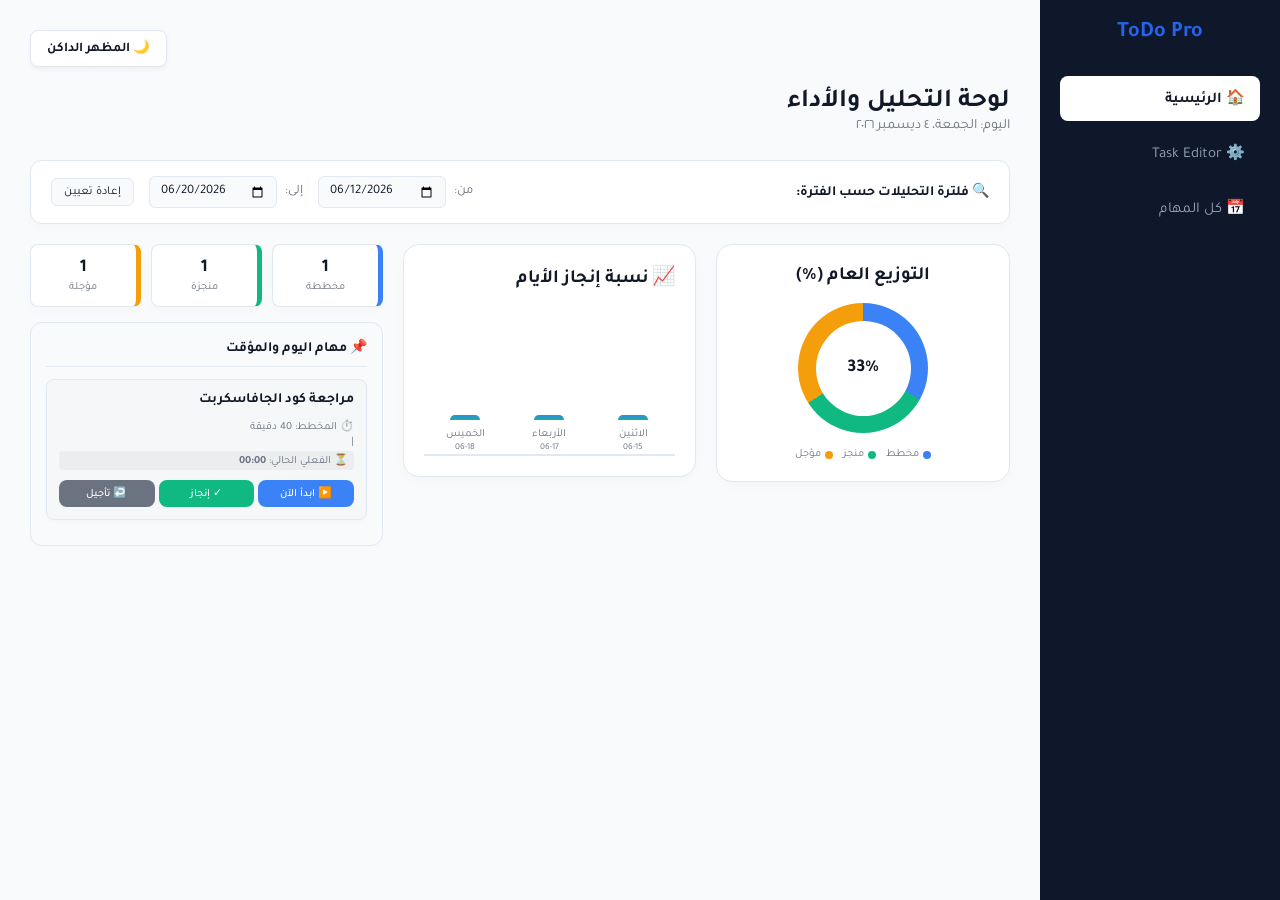
<file: index.html>
<!DOCTYPE html>
<html lang="ar" dir="rtl">

<head>
    <meta charset="UTF-8">
    <meta name="viewport" content="width=device-width, initial-scale=1.0">
    <title>ToDo Pro - إدارة المهام الذكية</title>
    <link rel="stylesheet" href="style.css">
    <link rel="preconnect" href="https://fonts.googleapis.com">
    <link rel="preconnect" href="https://fonts.gstatic.com" crossorigin>
    <link href="https://fonts.googleapis.com/css2?family=Tajawal:wght=400;500;700&display=swap" rel="stylesheet">
</head>

<body>

    <div class="app-layout">

        <!-- الشريط الجانبي (Sidebar) -->
        <aside class="sidebar">
            <div class="sidebar-brand">
                <h2>ToDo Pro</h2>
            </div>
            <nav class="sidebar-menu">
                <button class="menu-btn active" id="menu-home">🏠 الرئيسية</button>
                <button class="menu-btn" id="menu-editor">⚙️ Task Editor</button>
                <button class="menu-btn" id="menu-all-tasks">📅 كل المهام</button>
            </nav>
        </aside>

        <!-- المحتوى الرئيسي -->
        <main class="main-content">

            <!-- زر تبديل الوضع الداكن/الفاتح في رأس الصفحة -->
            <div class="top-bar-actions">
                <button id="theme-toggle-btn" class="theme-btn">🌙 المظهر الداكن</button>
            </div>

            <!-- 1. قسم الرئيسية (Dashboard) -->
            <!-- 1. قسم الرئيسية (Dashboard) -->
            <section id="section-home" class="content-section">
                <header class="content-header">
                    <h1>لوحة التحليل والأداء</h1>
                    <p id="today-date-display">اليوم: </p>
                </header>

                <div class="dashboard-filter-bar">
                    <span class="filter-title">🔍 فلترة التحليلات حسب الفترة:</span>
                    <div class="filter-inputs">
                        <div class="filter-group">
                            <label>من:</label>
                            <input type="date" id="dash-start-date">
                        </div>
                        <div class="filter-group">
                            <label>إلى:</label>
                            <input type="date" id="dash-end-date">
                        </div>
                        <button id="reset-filter-btn" class="btn-reset">إعادة تعيين</button>
                    </div>
                </div>

                <!-- شبكة الـ Dashboard المحدثة بـ 3 أعمدة -->
                <div class="dashboard-grid">

                    <!-- العمود 1: التوزيع العام -->
                    <div class="chart-card">
                        <h3>التوزيع العام (%)</h3>
                        <div class="circular-chart" id="task-chart">
                            <div class="chart-center"><span id="chart-text">0%</span></div>
                        </div>
                        <div class="chart-legend">
                            <span class="legend-item"><span class="dot planned"></span> مخطط</span>
                            <span class="legend-item"><span class="dot completed"></span> منجز</span>
                            <span class="legend-item"><span class="dot postponed"></span> مؤجل</span>
                        </div>
                    </div>

                    <!-- العمود 2: نسبة إنجاز الأيام المحددت -->
                    <div class="chart-card performance-card">
                        <h3>📈 نسبة إنجاز الأيام</h3>
                        <div class="bar-chart-container" id="performance-bar-chart"></div>
                    </div>

                    <!-- العمود 3 المدمج: فيه الإحصائيات الرقمية + مهام اليوم الحالية في الجنب -->
                    <div class="dashboard-side-column">
                        <div class="stats-grid-row">
                            <div class="stat-box planned">
                                <h4 id="stat-planned">0</h4>
                                <p>مخططة</p>
                            </div>
                            <div class="stat-box completed">
                                <h4 id="stat-completed">0</h4>
                                <p>منجزة</p>
                            </div>
                            <div class="stat-box postponed">
                                <h4 id="stat-postponed">0</h4>
                                <p>مؤجلة</p>
                            </div>
                        </div>

                        <!-- هنا أصبحت مهام اليوم الحالية واقفة في الجنب بشكل ممتاز -->
                        <div class="today-tasks-sidebar">
                            <h3 class="sidebar-tasks-title">📌 مهام اليوم والمؤقت</h3>
                            <ul id="today-tasks-list" class="tasks-list-sidebar-style"></ul>
                        </div>
                    </div>

                </div>
            </section>

            <!-- 2. قسم Task Editor -->
            <section id="section-editor" class="content-section hidden">
                <header class="content-header">
                    <h1>محرر المهام الذكي (Task Editor)</h1>
                    <p>إدارة شاملة لمهام اليوم المحدد مع نظرة أسبوعية عامة ثابته</p>
                </header>

                <div class="editor-layout">
                    <div class="form-card">
                        <h3 class="subsection-title">➕ إضافة مهمة جديدة</h3>
                        <div id="success-alert" class="alert-success hidden">✓ تم حفظ المهمة بنجاح!</div>

                        <div class="form-group">
                            <label for="task-input">اسم المهمة:</label>
                            <input type="text" id="task-input" placeholder="ماذا تريد أن تنجز؟">
                        </div>
                        <div class="form-group">
                            <label for="task-date">تاريخ التنفيذ:</label>
                            <input type="date" id="task-date">
                        </div>
                        <div class="form-group">
                            <label for="task-duration">الوقت المتوقع (بالدقائق):</label>
                            <input type="number" id="task-duration" value="30" min="5">
                        </div>
                        <button id="save-task-btn">✓ حفظ المهمة</button>
                    </div>

                    <div class="day-manager-card">
                        <div class="manager-header">
                            <h3>🔍 جدول مهام اليوم المحدد</h3>
                            <input type="date" id="filter-date-input" class="inline-date-picker">
                        </div>
                        <div class="table-responsive">
                            <table class="tasks-table">
                                <thead>
                                    <tr>
                                        <th>المهمة</th>
                                        <th>المدة</th>
                                        <th>الوضعية (Situation)</th>
                                        <th>الإجراءات</th>
                                    </tr>
                                </thead>
                                <tbody id="editor-tasks-tbody"></tbody>
                            </table>
                            <div id="no-tasks-msg" class="hidden text-center-msg">لا توجد مهام مضافة لهذا اليوم.</div>
                        </div>
                    </div>
                </div>

                <!-- الجدول الأسبوعي الثابت -->
                <div class="weekly-manager-card">
                    <div class="manager-header">
                        <h3>📅 النظرة العامة والوضعية للأسبوع الحالي (من الإثنين إلى الأحد)</h3>
                    </div>
                    <div class="table-responsive">
                        <table class="weekly-tasks-table">
                            <thead>
                                <tr>
                                    <th style="width: 150px;">اليوم</th>
                                    <th>المهام المجدولة (Tasks)</th>
                                    <th style="width: 250px;">الوضعية (Situation)</th>
                                </tr>
                            </thead>
                            <tbody id="weekly-tasks-tbody"></tbody>
                        </table>
                    </div>
                </div>
            </section>

            <!-- 3. قسم كل المهام -->
            <section id="section-all-tasks" class="content-section hidden">
                <header class="content-header">
                    <h1>جدول المهام الأسبوعي</h1>
                    <p>استعراض شامل للأيام السبعة القادمة مع توضيح أيام الراحة</p>
                </header>
                <div id="timeline-container"></div>
            </section>

        </main>
    </div>

    <!-- النافذة المنبثقة للتعديل (Modal) -->
    <!-- نافذة تعديل المهام السابقة (تأكد أنها تبدو هكذا مع الكلاس hidden) -->
    <div id="edit-modal" class="modal-overlay hidden">
        <div class="modal-box">
            <div class="modal-header">
                <h3>✏️ تعديل تفاصيل المهمة</h3>
                <button id="close-modal-btn" class="close-btn">&times;</button>
            </div>
            <div class="modal-body">
                <input type="hidden" id="edit-task-id">
                <div class="form-group">
                    <label for="edit-task-input">الاسم الجديد للمهمة:</label>
                    <input type="text" id="edit-task-input">
                </div>
                <div class="form-group">
                    <label for="edit-task-date">تاريخ التنفيذ الجديد:</label>
                    <input type="date" id="edit-task-date">
                </div>
            </div>
            <div class="modal-footer">
                <button id="cancel-modal-btn" class="btn-modal-cancel">إلغاء</button>
                <button id="update-task-btn" class="btn-modal-save">حفظ التغييرات</button>
            </div>
        </div>
    </div>

    <!-- ⚠️ نافذة الخطأ الجديدة لمنع تشغيل مهمتين في نفس الوقت ⚠️ -->
    <div id="error-modal" class="modal-overlay hidden">
        <div class="modal-box error-box">
            <div class="modal-header">
                <h3 style="color: #dc2626;">⚠️ تنبيه: تداخل في المهام</h3>
                <button id="close-error-btn" class="close-btn">&times;</button>
            </div>
            <div class="modal-body text-center">
                <div class="error-icon">🚫</div>
                <p style="font-size: 16px; font-weight: bold; margin-top: 10px;">عذراً، لا يمكنك تشغيل مهمتين في نفس
                    الوقت!</p>
                <p style="color: var(--text-secondary); font-size: 13px;">يرجى إيقاف المهمة الحالية مؤقتاً (Pause) قبل
                    بدء مهمة أخرى للتركيز العالي.</p>
            </div>
            <div class="modal-footer" style="justify-content: center;">
                <button id="ok-error-btn" class="btn-modal-save" style="background-color: #dc2626;">حسناً، فهمت</button>
            </div>
        </div>
    </div>

    <script src="script.js"></script>
</body>

</html>
</file>
<file: style.css>
/* ─── إعدادات الألوان والمتغيرات الذكية ─── */
:root {
    --primary: #2563EB;
    --secondary: #3B82F6;
    --success: #10B981;
    --danger: #EF4444;
    --background: #F8FAFC;
    --surface: #FFFFFF;
    --text: #111827;
    --text-secondary: #6B7280;
    --border: #E2E8F0;
    --sidebar-bg: #0F172A;
}

[data-theme="dark"] {
    --primary: #6366F1;
    --secondary: #4F46E5;
    --success: #22C55E;
    --danger: #EF4444;
    --background: #0F172A;
    --surface: #1E293B;
    --text: #F8FAFC;
    --text-secondary: #94A3B8;
    --border: #334155;
    --sidebar-bg: #030712;
}

* {
    margin: 0;
    padding: 0;
    box-sizing: border-box;
    font-family: 'Tajawal', sans-serif;
    transition: background-color 0.3s ease, color 0.3s ease, border-color 0.3s ease;
}

body {
    background-color: var(--background);
    color: var(--text);
    min-height: 100vh;
}

.app-layout {
    display: flex;
    min-height: 100vh;
}

/* Sidebar */
.sidebar {
    width: 240px;
    background-color: var(--sidebar-bg);
    color: white;
    padding: 20px;
    display: flex;
    flex-direction: column;
    gap: 30px;
}

.sidebar-brand h2 {
    font-size: 22px;
    color: var(--primary);
    text-align: center;
}

.sidebar-menu {
    display: flex;
    flex-direction: column;
    gap: 10px;
}

.menu-btn {
    background: none;
    border: none;
    color: #94a3b8;
    padding: 12px 15px;
    text-align: right;
    font-size: 15px;
    border-radius: 8px;
    cursor: pointer;
}

.menu-btn:hover,
.menu-btn.active {
    background-color: var(--surface);
    color: var(--text);
    font-weight: bold;
}

/* Content Layout */
.main-content {
    flex-grow: 1;
    padding: 30px;
    overflow-y: auto;
}

/* زر تبديل الثيم العلوي */
.top-bar-actions {
    display: flex;
    justify-content: flex-end;
    margin-bottom: 20px;
}

.theme-btn {
    padding: 8px 16px;
    background-color: var(--surface);
    color: var(--text);
    border: 1px solid var(--border);
    border-radius: 8px;
    cursor: pointer;
    font-weight: bold;
    box-shadow: 0 2px 5px rgba(0, 0, 0, 0.05);
}

.theme-btn:hover {
    background-color: var(--border);
}

.content-header {
    margin-bottom: 25px;
}

.content-header h1 {
    font-size: 26px;
    color: var(--text);
}

.content-header p {
    font-size: 14px;
    color: var(--text-secondary);
}

/* شريط الفلتر */
.dashboard-filter-bar {
    background: var(--surface);
    padding: 15px 20px;
    border-radius: 12px;
    box-shadow: 0 4px 12px rgba(0, 0, 0, 0.02);
    margin-bottom: 20px;
    display: flex;
    align-items: center;
    justify-content: space-between;
    flex-wrap: wrap;
    gap: 15px;
    border: 1px solid var(--border);
}

.filter-title {
    font-weight: bold;
    font-size: 14px;
    color: var(--text);
}

.filter-inputs {
    display: flex;
    align-items: center;
    gap: 15px;
    flex-wrap: wrap;
}

.filter-group {
    display: flex;
    align-items: center;
    gap: 8px;
}

.filter-group label {
    font-size: 13px;
    color: var(--text-secondary);
}

.filter-group input {
    padding: 6px 10px;
    border: 1px solid var(--border);
    background-color: var(--background);
    border-radius: 6px;
    outline: none;
    font-size: 13px;
    color: var(--text);
}

.btn-reset {
    padding: 6px 12px;
    background-color: var(--background);
    border: 1px solid var(--border);
    color: var(--text);
    border-radius: 6px;
    font-size: 12px;
    cursor: pointer;
}

.btn-reset:hover {
    opacity: 0.8;
}

/* Dashboard Grid */
.dashboard-grid {
    display: flex;
    gap: 20px;
    margin-bottom: 30px;
    flex-wrap: wrap;
}

.chart-card {
    background: var(--surface);
    padding: 20px;
    border-radius: 16px;
    box-shadow: 0 4px 12px rgba(0, 0, 0, 0.02);
    flex: 1;
    min-width: 280px;
    display: flex;
    flex-direction: column;
    align-items: center;
    gap: 15px;
    border: 1px solid var(--border);
}

.performance-card {
    flex: 2;
    align-items: flex-start;
}

.circular-chart {
    width: 130px;
    height: 130px;
    border-radius: 50%;
    background: conic-gradient(var(--border) 0% 100%);
    display: flex;
    align-items: center;
    justify-content: center;
}

.chart-center {
    width: 95px;
    height: 95px;
    background: var(--surface);
    border-radius: 50%;
    display: flex;
    align-items: center;
    justify-content: center;
    font-weight: bold;
    font-size: 18px;
    color: var(--text);
}

/* Bar Chart */
.bar-chart-container {
    display: flex;
    align-items: flex-end;
    justify-content: space-around;
    width: 100%;
    height: 150px;
    padding-top: 20px;
    border-bottom: 2px solid var(--border);
}

.bar-wrapper {
    display: flex;
    flex-direction: column;
    align-items: center;
    gap: 8px;
    flex: 1;
}

.bar {
    width: 30px;
    background: linear-gradient(to top, var(--success), var(--secondary));
    border-radius: 6px 6px 0 0;
    min-height: 5px;
    position: relative;
}

.bar-tooltip {
    position: absolute;
    top: -25px;
    left: 50%;
    transform: translateX(-50%);
    background: var(--text);
    color: var(--background);
    font-size: 10px;
    padding: 2px 6px;
    border-radius: 4px;
    opacity: 0;
    pointer-events: none;
}

.bar:hover .bar-tooltip {
    opacity: 1;
}

.bar-label {
    font-size: 11px;
    color: var(--text-secondary);
    text-align: center;
}

/* Stats Boxes */
.stats-grid {
    display: flex;
    flex-direction: column;
    gap: 10px;
    flex: 1;
    min-width: 200px;
}

.stat-box {
    background: var(--surface);
    padding: 15px;
    border-radius: 12px;
    box-shadow: 0 4px 12px rgba(0, 0, 0, 0.02);
    border-right: 5px solid var(--border);
    border: 1px solid var(--border);
}

.stat-box h4 {
    font-size: 22px;
    color: var(--text);
}

.stat-box p {
    font-size: 12px;
    color: var(--text-secondary);
}

.stat-box.planned {
    border-right: 5px solid var(--secondary);
}

.stat-box.completed {
    border-right: 5px solid var(--success);
}

.stat-box.postponed {
    border-right: 5px solid #f59e0b;
}

.chart-legend {
    display: flex;
    gap: 10px;
    font-size: 11px;
    color: var(--text-secondary);
}

.legend-item {
    display: flex;
    align-items: center;
    gap: 4px;
}

.dot {
    width: 8px;
    height: 8px;
    border-radius: 50%;
}

.dot.planned {
    background-color: var(--secondary);
}

.dot.completed {
    background-color: var(--success);
}

.dot.postponed {
    background-color: #f59e0b;
}

/* Editor Cards */
.editor-layout {
    display: flex;
    gap: 20px;
    flex-wrap: wrap;
    margin-bottom: 30px;
}

.form-card {
    background: var(--surface);
    padding: 25px;
    border-radius: 16px;
    flex: 1;
    min-width: 300px;
    border: 1px solid var(--border);
}

.day-manager-card {
    background: var(--surface);
    padding: 25px;
    border-radius: 16px;
    flex: 2.5;
    min-width: 400px;
    border: 1px solid var(--border);
}

.manager-header {
    display: flex;
    justify-content: space-between;
    align-items: center;
    margin-bottom: 20px;
    border-bottom: 1px solid var(--border);
    padding-bottom: 10px;
    color: var(--text);
}

.inline-date-picker {
    padding: 6px 12px;
    border: 1px solid var(--border);
    background: var(--background);
    border-radius: 6px;
    font-size: 14px;
    color: var(--primary);
    font-weight: bold;
    outline: none;
}

.subsection-title {
    margin-bottom: 15px;
    font-size: 18px;
    color: var(--text);
}

.form-group {
    margin-bottom: 15px;
}

.form-group label {
    display: block;
    font-size: 13px;
    margin-bottom: 6px;
    color: var(--text-secondary);
}

.form-group input {
    width: 100%;
    padding: 10px;
    border: 1px solid var(--border);
    background: var(--background);
    color: var(--text);
    border-radius: 8px;
    outline: none;
}

#save-task-btn {
    width: 100%;
    background-color: var(--primary);
    color: white;
    border: none;
    padding: 12px;
    border-radius: 8px;
    font-size: 15px;
    cursor: pointer;
    font-weight: bold;
}

/* الجداول والأسبوعي */
.weekly-manager-card {
    background: var(--surface);
    padding: 25px;
    border-radius: 16px;
    width: 100%;
    border: 1px solid var(--border);
}

.table-responsive {
    width: 100%;
    overflow-x: auto;
}

.tasks-table,
.weekly-tasks-table {
    width: 100%;
    border-collapse: collapse;
    text-align: right;
    font-size: 14px;
}

.tasks-table th,
.weekly-tasks-table th {
    background-color: var(--background);
    color: var(--text-secondary);
    padding: 12px;
    font-weight: bold;
    border-bottom: 2px solid var(--border);
}

.tasks-table td,
.weekly-tasks-table td {
    padding: 14px 12px;
    border-bottom: 1px solid var(--border);
    color: var(--text);
    vertical-align: middle;
}

.tasks-table tr:hover,
.weekly-tasks-table tr:hover {
    background-color: var(--background);
}

/* كروت الحالة السياسيون */
.situation-badge {
    display: inline-block;
    padding: 4px 10px;
    border-radius: 20px;
    font-size: 11px;
    font-weight: bold;
    text-align: center;
}

.situation-badge.planned {
    background-color: rgba(59, 130, 246, 0.15);
    color: #3b82f6;
}

.situation-badge.completed {
    background-color: rgba(34, 197, 94, 0.15);
    color: var(--success);
}

.situation-badge.postponed {
    background-color: rgba(245, 158, 11, 0.15);
    color: #f59e0b;
}

.weekly-task-inline-list {
    list-style: none;
}

.weekly-task-inline-item {
    padding: 4px 0;
    border-bottom: 1px dashed var(--border);
    font-size: 13px;
}

.weekly-free-day {
    color: var(--success);
    background-color: rgba(34, 197, 94, 0.1);
    padding: 4px 12px;
    border-radius: 6px;
    font-size: 12px;
    font-weight: bold;
}

/* الأزرار والقوائم الحالية */
.today-tasks-container {
    background: var(--surface);
    padding: 20px;
    border-radius: 16px;
    border: 1px solid var(--border);
    margin-top: 20px;
}

.task-item {
    background: var(--background);
    padding: 12px 15px;
    border-radius: 10px;
    margin-bottom: 10px;
    display: flex;
    justify-content: space-between;
    align-items: center;
    border: 1px solid var(--border);
}

.task-info h5 {
    font-size: 15px;
    color: var(--text);
}

.task-info span {
    font-size: 12px;
    color: var(--text-secondary);
}

.task-actions {
    display: flex;
    gap: 6px;
}

.btn-action {
    padding: 6px 12px;
    border: none;
    border-radius: 6px;
    font-size: 12px;
    cursor: pointer;
    font-weight: 500;
}

.btn-start {
    background-color: rgba(34, 197, 94, 0.2);
    color: var(--success);
}

.btn-edit {
    background-color: rgba(99, 102, 241, 0.2);
    color: var(--primary);
}

.btn-delete {
    background-color: rgba(239, 68, 68, 0.2);
    color: var(--danger);
}

.day-section {
    background: var(--surface);
    padding: 20px;
    border-radius: 16px;
    margin-bottom: 20px;
    border: 1px solid var(--border);
}

.day-title {
    font-size: 16px;
    color: var(--primary);
    margin-bottom: 15px;
    border-bottom: 2px solid var(--border);
    padding-bottom: 5px;
    font-weight: bold;
}

.free-day-msg {
    padding: 15px;
    background-color: rgba(34, 197, 94, 0.1);
    color: var(--success);
    border: 1px dashed var(--success);
    border-radius: 10px;
    text-align: center;
}

.text-center-msg {
    text-align: center;
    padding: 30px;
    color: var(--text-secondary);
}

.alert-success {
    background-color: rgba(34, 197, 94, 0.2);
    color: var(--success);
    padding: 10px;
    border-radius: 8px;
    margin-bottom: 15px;
    text-align: center;
}

/* Modal */
.modal-overlay {
    position: fixed;
    top: 0;
    left: 0;
    width: 100vw;
    height: 100vh;
    background-color: rgba(15, 23, 42, 0.6);
    display: flex;
    align-items: center;
    justify-content: center;
    z-index: 999;
    backdrop-filter: blur(4px);
}

.modal-box {
    background: var(--surface);
    width: 90%;
    max-width: 450px;
    border-radius: 16px;
    border: 1px solid var(--border);
    overflow: hidden;
}

.modal-header {
    display: flex;
    justify-content: space-between;
    align-items: center;
    padding: 15px 20px;
    border-bottom: 1px solid var(--border);
    background-color: var(--background);
}

.modal-header h3 {
    font-size: 16px;
    color: var(--text);
}

.close-btn {
    background: none;
    border: none;
    font-size: 24px;
    color: var(--text-secondary);
    cursor: pointer;
}

.modal-body {
    padding: 20px;
}

.modal-footer {
    display: flex;
    justify-content: flex-end;
    gap: 10px;
    padding: 15px 20px;
    background-color: var(--background);
    border-top: 1px solid var(--border);
}

.btn-modal-cancel {
    padding: 8px 16px;
    border: 1px solid var(--border);
    background: var(--surface);
    color: var(--text);
    border-radius: 6px;
    cursor: pointer;
}

.btn-modal-save {
    padding: 8px 16px;
    border: none;
    background-color: var(--primary);
    color: white;
    border-radius: 6px;
    cursor: pointer;
    font-weight: bold;
}

/* كود إخفاء العناصر لي فيها كلاس hidden */
.hidden {
    display: none !important;
}

/* تصميم مسار مهام اليوم على شكل سطر أفقي متناسق */
.task-item-horizontal {
    display: flex;
    justify-content: space-between;
    align-items: center;
    background-color: var(--card-bg);
    border: 1px solid var(--border);
    padding: 15px 20px;
    border-radius: 12px;
    margin-bottom: 12px;
    box-shadow: 0 2px 4px rgba(0, 0, 0, 0.02);
    transition: all 0.3s ease;
}

.task-meta-side {
    display: flex;
    flex-direction: column;
    gap: 6px;
    text-align: right;
}

.task-meta-side h5 {
    font-size: 16px;
    margin: 0;
    color: var(--text-main);
}

.task-subtext {
    font-size: 13px;
    color: var(--text-secondary);
}

.timer-display {
    padding: 2px 6px;
    border-radius: 4px;
    background: rgba(0, 0, 0, 0.04);
}

/* عندما يكون المؤقت يشتغل باللون الأخضر الوامض للتركيز */
.timer-display.running {
    background: rgba(16, 185, 129, 0.15);
    color: #10b981;
    font-weight: bold;
}

.task-control-actions {
    display: flex;
    gap: 8px;
}

/* أزرار التحكم الجديدة */
.btn-ctrl {
    padding: 8px 14px;
    font-size: 13px;
    font-weight: 500;
    border: none;
    border-radius: 8px;
    cursor: pointer;
    transition: background 0.2s ease;
    font-family: 'Tajawal', sans-serif;
}

.btn-time-toggle.started {
    background-color: #3b82f6;
    color: white;
}

.btn-time-toggle.paused {
    background-color: #f59e0b;
    color: white;
}

.btn-ctrl-success {
    background-color: #10b981;
    color: white;
}

.btn-ctrl-postpone {
    background-color: #6b7280;
    color: white;
}

.btn-ctrl:hover {
    opacity: 0.9;
}

/* تعديل صندوق الخطأ المستدير */
.error-box {
    border-top: 5px solid #dc2626;
}

.error-icon {
    font-size: 48px;
    margin-bottom: 10px;
}

.text-center {
    text-align: center;
}

/* إعادة هيكلة الـ Grid ليكون 3 أعمدة متساوية أفقياً */
.dashboard-grid {
    display: grid;
    grid-template-columns: 1fr 1fr 1.2fr;
    /* ثلاثة أعمدة متناسقة الجوانب */
    gap: 20px;
    align-items: start;
    margin-top: 20px;
}

/* تنسيق العمود الجانبي الثالث */
.dashboard-side-column {
    display: flex;
    flex-direction: column;
    gap: 15px;
    height: 100%;
}

/* جعل صناديق الإحصائيات الصغيرة مصفوفة في سطر واحد أفقي فوق المهام */
.stats-grid-row {
    display: flex;
    gap: 10px;
    justify-content: space-between;
}

.stats-grid-row .stat-box {
    flex: 1;
    padding: 12px 5px;
    text-align: center;
    border-radius: 8px;
    margin-bottom: 0 !important;
}

.stats-grid-row .stat-box h4 {
    font-size: 18px;
    margin: 0;
}

.stats-grid-row .stat-box p {
    font-size: 11px;
    margin: 2px 0 0 0;
}

/* الصندوق الخاص بمهام اليوم في الجنب */
.today-tasks-sidebar {
    background-color: var(--card-bg);
    border: 1px solid var(--border);
    border-radius: 12px;
    padding: 15px;
    box-shadow: 0 4px 6px rgba(0, 0, 0, 0.01);
    max-height: 280px;
    overflow-y: auto;
    /* إضافة سكرول إذا كثرت المهام */
}

.sidebar-tasks-title {
    font-size: 14px;
    font-weight: 700;
    margin-bottom: 12px;
    color: var(--text-main);
    border-bottom: 1px solid var(--border);
    padding-bottom: 8px;
}

/* تحويل شكل عناصر المهمة لتناسب المساحة العمودية الضيقة في الجنب */
.tasks-list-sidebar-style {
    list-style: none;
    padding: 0;
    margin: 0;
}

.task-item-horizontal {
    display: flex;
    flex-direction: column;
    /* تحويل الترتيب لعمودي داخل الصندوق الصغير */
    align-items: flex-start;
    gap: 10px;
    background-color: rgba(0, 0, 0, 0.01);
    border: 1px solid var(--border);
    padding: 12px;
    border-radius: 8px;
    margin-bottom: 10px;
}

.task-meta-side {
    width: 100%;
}

.task-meta-side h5 {
    font-size: 14px;
    margin-bottom: 4px;
}

.task-subtext {
    font-size: 11px;
    display: flex;
    flex-direction: column;
    gap: 2px;
}

.task-control-actions {
    width: 100%;
    display: flex;
    justify-content: space-between;
    gap: 4px;
}

/* تصغير الأزرار قليلاً لتناسب مساحة الجنب */
.btn-ctrl {
    flex: 1;
    padding: 6px 4px;
    font-size: 11px;
    text-align: center;
    white-space: nowrap;
}

/* لتوافق الشاشات الصغيرة (Responsive) */
@media (max-width: 1024px) {
    .dashboard-grid {
        grid-template-columns: 1fr;
    }
}
</file>
